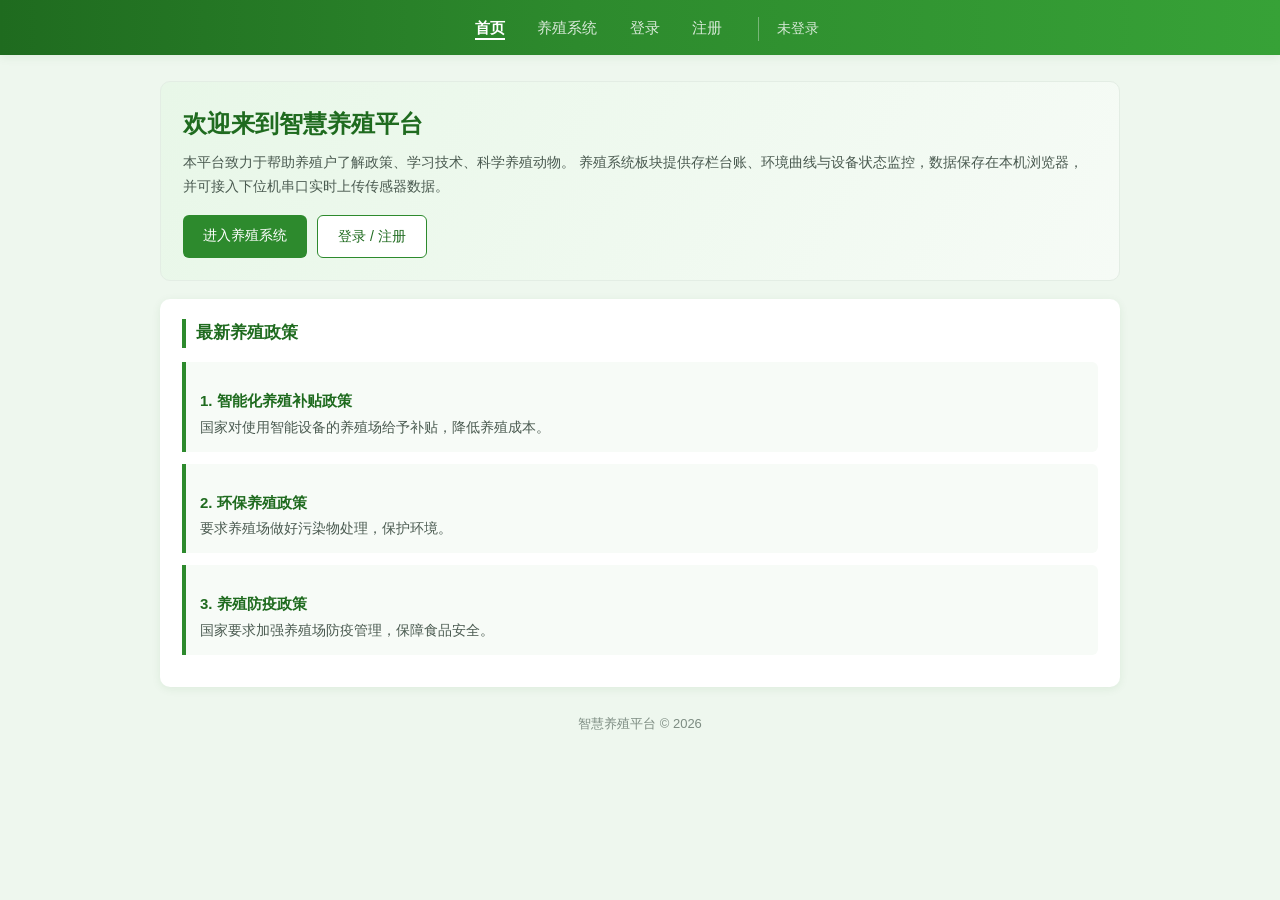
<file: index.html>
<!DOCTYPE html>
<html lang="zh-CN">
<head>
<meta charset="UTF-8">
<meta name="viewport" content="width=device-width,initial-scale=1">
<title>智慧养殖平台</title>
<link rel="stylesheet" href="style.css">
</head>
<body>

<!-- 导航栏 -->
<div class="nav">
  <b>首页</b>
  <a href="system.html">养殖系统</a>
  <a href="login.html">登录</a>
  <a href="register.html">注册</a>
  <span class="nav-user" id="navUser"></span>
</div>

<div class="container">
  <div class="hero">
    <h2>欢迎来到智慧养殖平台</h2>
    <p>本平台致力于帮助养殖户了解政策、学习技术、科学养殖动物。
       养殖系统板块提供存栏台账、环境曲线与设备状态监控，数据保存在本机浏览器，
       并可接入下位机串口实时上传传感器数据。</p>
    <div class="hero-actions">
      <a href="system.html">进入养殖系统</a>
      <a href="login.html" class="ghost">登录 / 注册</a>
    </div>
  </div>

  <div class="card">
    <h3>最新养殖政策</h3>

    <div class="policy">
      <h4>1. 智能化养殖补贴政策</h4>
      <p>国家对使用智能设备的养殖场给予补贴，降低养殖成本。</p>
    </div>

    <div class="policy">
      <h4>2. 环保养殖政策</h4>
      <p>要求养殖场做好污染物处理，保护环境。</p>
    </div>

    <div class="policy">
      <h4>3. 养殖防疫政策</h4>
      <p>国家要求加强养殖场防疫管理，保障食品安全。</p>
    </div>
  </div>
</div>

<div class="footer">
  <p>智慧养殖平台 © 2026</p>
</div>

<script src="app.js"></script>
</body>
</html>
</file>
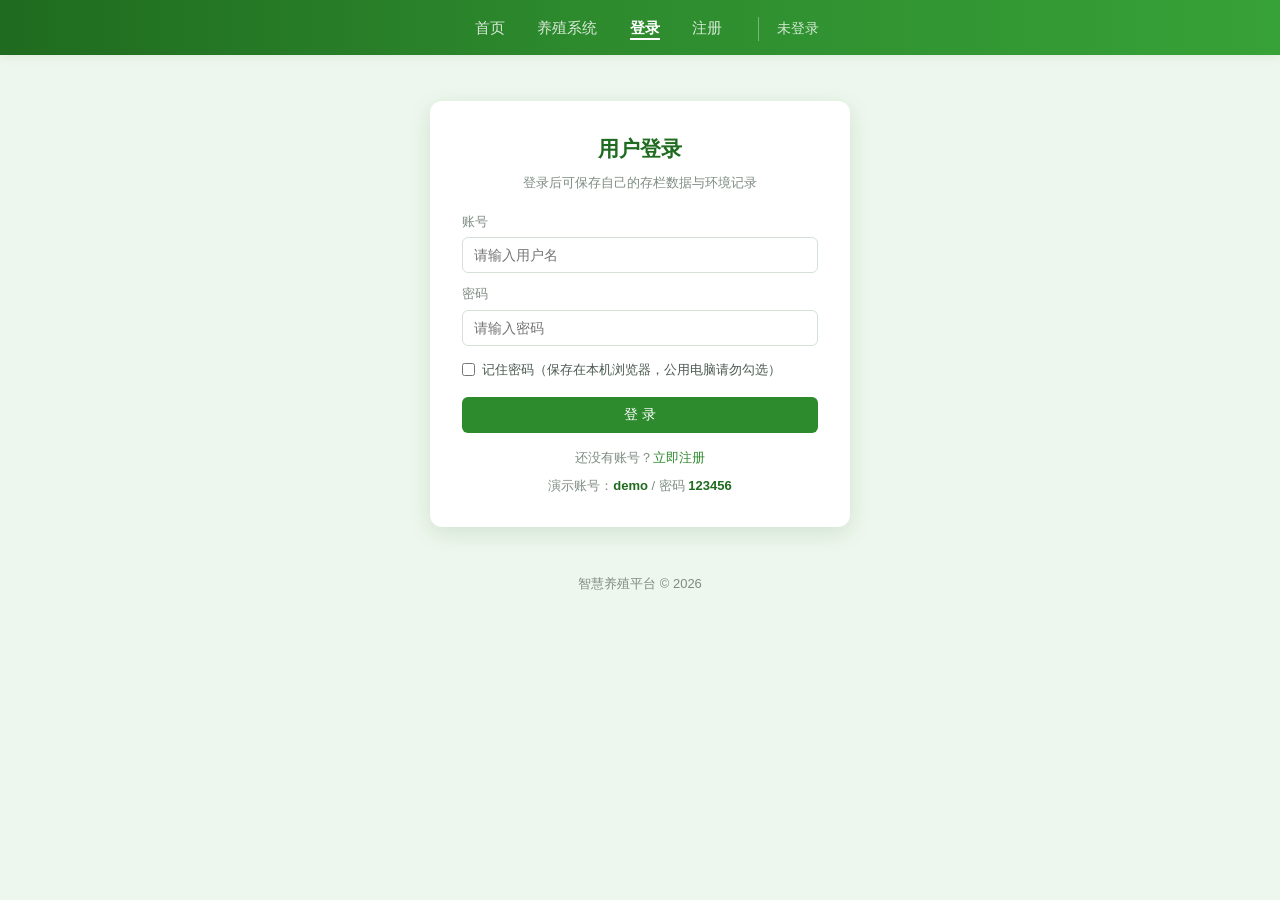
<file: login.html>
<!DOCTYPE html>
<html lang="zh-CN">
<head>
<meta charset="UTF-8">
<meta name="viewport" content="width=device-width,initial-scale=1">
<title>登录 - 智慧养殖平台</title>
<link rel="stylesheet" href="style.css">
</head>
<body>

<!-- 导航栏 -->
<div class="nav">
  <a href="index.html">首页</a>
  <a href="system.html">养殖系统</a>
  <b>登录</b>
  <a href="register.html">注册</a>
  <span class="nav-user" id="navUser"></span>
</div>

<div class="auth-box">
  <h2>用户登录</h2>
  <p class="tip">登录后可保存自己的存栏数据与环境记录</p>

  <div class="msg" id="msg"></div>

  <form id="loginForm" autocomplete="on">
    <div class="field">
      <label for="username">账号</label>
      <input type="text" id="username" name="username" placeholder="请输入用户名" autocomplete="username">
    </div>
    <div class="field">
      <label for="password">密码</label>
      <input type="password" id="password" name="password" placeholder="请输入密码" autocomplete="current-password">
    </div>

    <label class="remember">
      <input type="checkbox" id="remember">
      记住密码（保存在本机浏览器，公用电脑请勿勾选）
    </label>

    <button type="submit">登 录</button>
  </form>

  <p class="auth-link">还没有账号？<a href="register.html">立即注册</a></p>
  <p class="auth-link" style="margin-top:6px">
    演示账号：<b>demo</b> / 密码 <b>123456</b>
  </p>
</div>

<div class="footer">
  <p>智慧养殖平台 © 2026</p>
</div>

<script src="app.js"></script>
<script>
(function () {
  const form = document.getElementById('loginForm');
  const u = document.getElementById('username');
  const p = document.getElementById('password');
  const r = document.getElementById('remember');
  const msg = document.getElementById('msg');

  function show(text, type) {
    msg.textContent = text;
    msg.className = 'msg show ' + type;
  }

  // 回填“记住密码”保存的账号
  const saved = SBP.remembered();
  if (saved) {
    u.value = saved.username || '';
    p.value = saved.password || '';
    r.checked = true;
  } else {
    // 刚注册完跳过来时，自动填好用户名
    const pre = sessionStorage.getItem('sbp_prefill');
    if (pre) { u.value = pre; sessionStorage.removeItem('sbp_prefill'); p.focus(); }
  }

  form.addEventListener('submit', async function (e) {
    e.preventDefault();
    if (!u.value.trim())  return show('请输入账号', 'err');
    if (!p.value)         return show('请输入密码', 'err');

    const res = await SBP.login(u.value, p.value, r.checked);
    if (!res.ok) return show(res.msg, 'err');

    show(res.msg + '，正在进入养殖系统…', 'ok');
    setTimeout(() => { location.href = 'system.html'; }, 600);
  });
})();
</script>
</body>
</html>
</file>
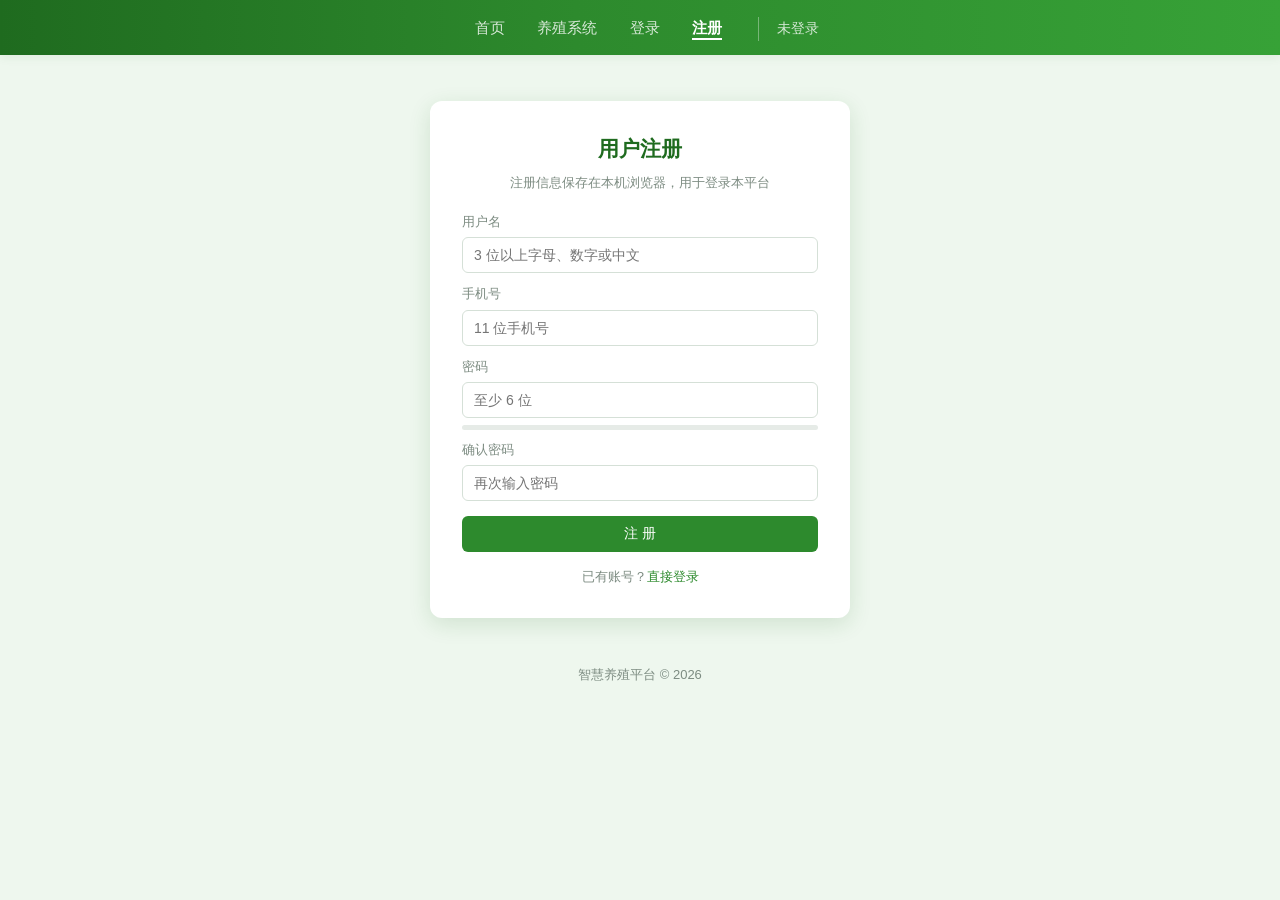
<file: register.html>
<!DOCTYPE html>
<html lang="zh-CN">
<head>
<meta charset="UTF-8">
<meta name="viewport" content="width=device-width,initial-scale=1">
<title>注册 - 智慧养殖平台</title>
<link rel="stylesheet" href="style.css">
</head>
<body>

<!-- 导航栏 -->
<div class="nav">
  <a href="index.html">首页</a>
  <a href="system.html">养殖系统</a>
  <a href="login.html">登录</a>
  <b>注册</b>
  <span class="nav-user" id="navUser"></span>
</div>

<div class="auth-box">
  <h2>用户注册</h2>
  <p class="tip">注册信息保存在本机浏览器，用于登录本平台</p>

  <div class="msg" id="msg"></div>

  <form id="regForm" autocomplete="off">
    <div class="field">
      <label for="username">用户名</label>
      <input type="text" id="username" placeholder="3 位以上字母、数字或中文">
    </div>
    <div class="field">
      <label for="phone">手机号</label>
      <input type="tel" id="phone" placeholder="11 位手机号" maxlength="11">
    </div>
    <div class="field">
      <label for="password">密码</label>
      <input type="password" id="password" placeholder="至少 6 位" autocomplete="new-password">
    </div>
    <div class="strength"><i id="strengthBar"></i></div>
    <div class="field">
      <label for="password2">确认密码</label>
      <input type="password" id="password2" placeholder="再次输入密码" autocomplete="new-password">
    </div>

    <button type="submit">注 册</button>
  </form>

  <p class="auth-link">已有账号？<a href="login.html">直接登录</a></p>
</div>

<div class="footer">
  <p>智慧养殖平台 © 2026</p>
</div>

<script src="app.js"></script>
<script>
(function () {
  const form = document.getElementById('regForm');
  const msg  = document.getElementById('msg');
  const bar  = document.getElementById('strengthBar');
  const pwd  = document.getElementById('password');

  function show(text, type) {
    msg.textContent = text;
    msg.className = 'msg show ' + type;
  }

  // 密码强度提示（仅前端提示，不做限制）
  pwd.addEventListener('input', function () {
    const v = pwd.value;
    let score = 0;
    if (v.length >= 6)  score++;
    if (v.length >= 10) score++;
    if (/[A-Za-z]/.test(v) && /\d/.test(v)) score++;
    if (/[^A-Za-z0-9]/.test(v)) score++;
    const map = [
      ['0',   '#e6ebe7'],
      ['30%', '#d64545'],
      ['55%', '#e08a0b'],
      ['78%', '#7cb518'],
      ['100%','#2f9e44']
    ][score];
    bar.style.width = map[0];
    bar.style.background = map[1];
  });

  form.addEventListener('submit', async function (e) {
    e.preventDefault();
    const res = await SBP.register({
      username: document.getElementById('username').value,
      phone:    document.getElementById('phone').value,
      password: pwd.value,
      password2:document.getElementById('password2').value
    });
    if (!res.ok) return show(res.msg, 'err');

    show(res.msg + '，正在跳转登录页…', 'ok');
    sessionStorage.setItem('sbp_prefill', document.getElementById('username').value.trim());
    setTimeout(() => { location.href = 'login.html'; }, 700);
  });
})();
</script>
</body>
</html>
</file>
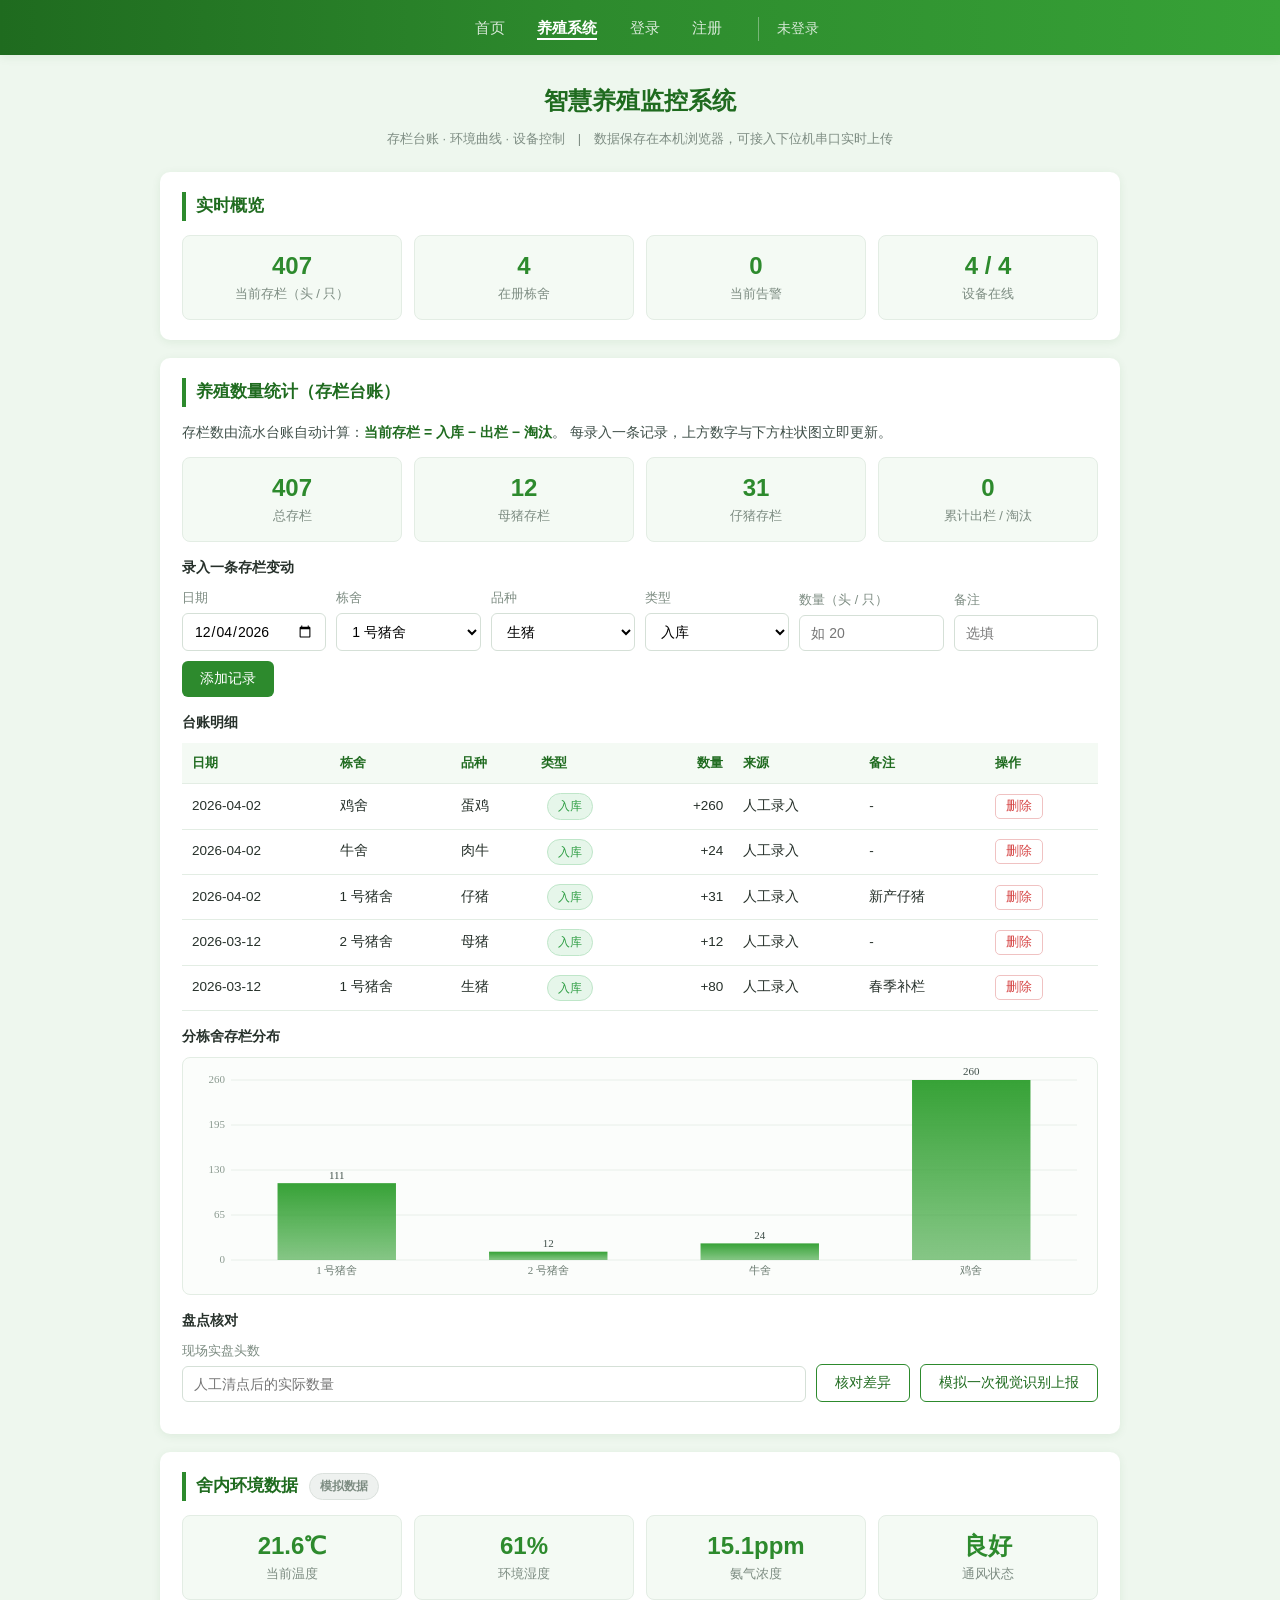
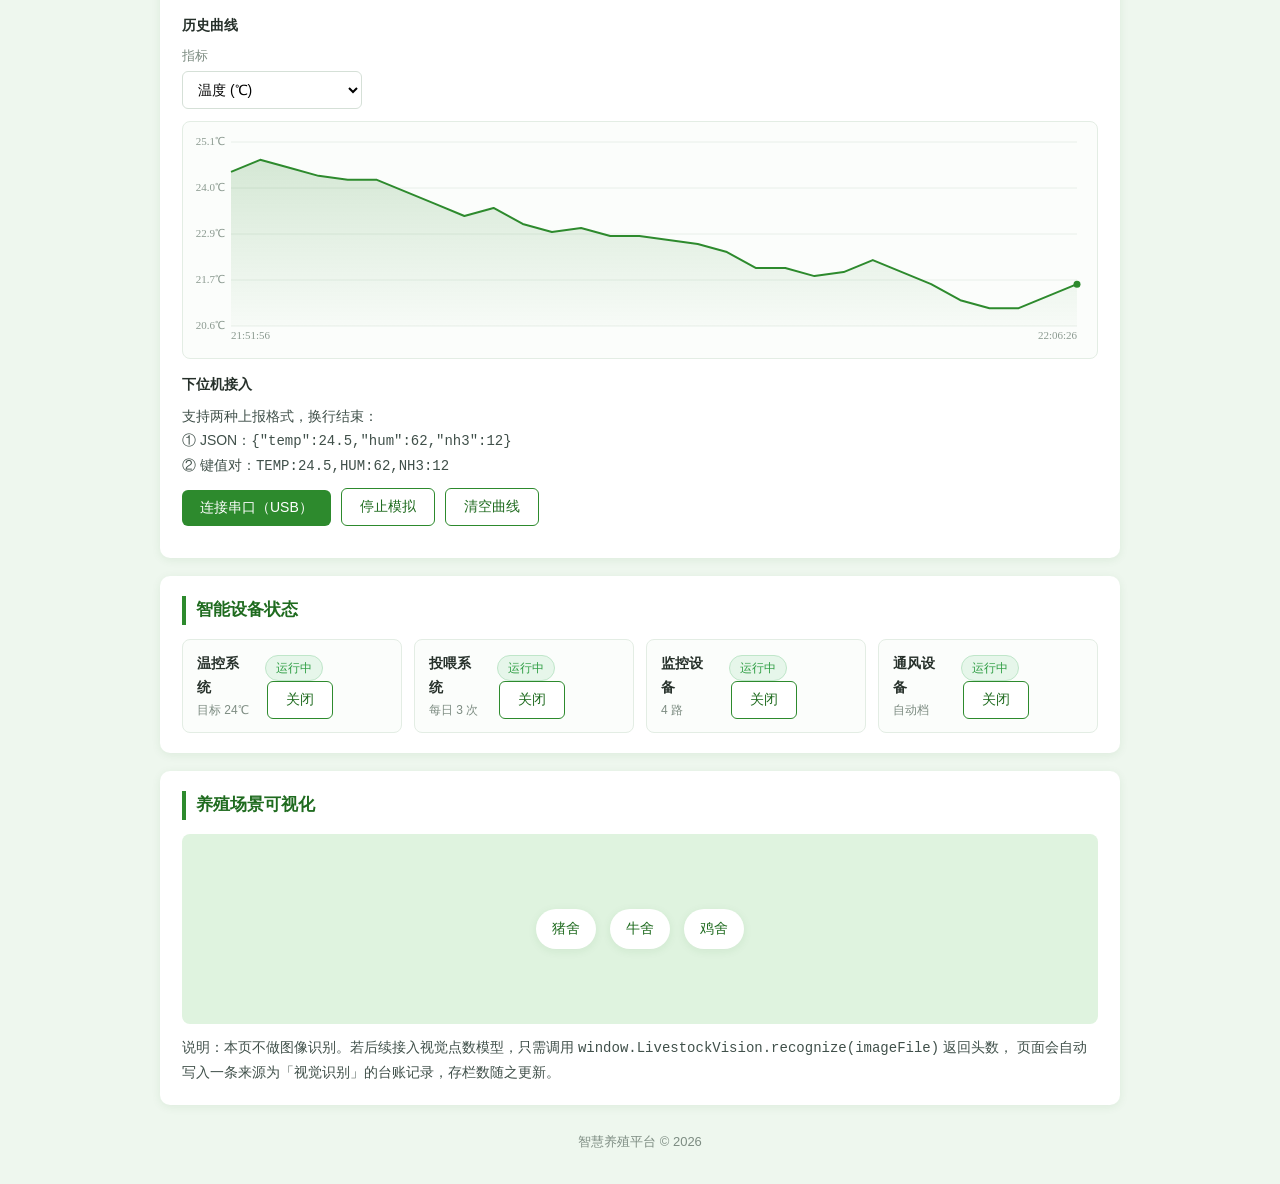
<file: system.html>
<!DOCTYPE html>
<html lang="zh-CN">
<head>
<meta charset="UTF-8">
<meta name="viewport" content="width=device-width,initial-scale=1">
<title>养殖系统 - 智慧养殖平台</title>
<link rel="stylesheet" href="style.css">
</head>
<body>

<!-- 导航栏 -->
<div class="nav">
  <a href="index.html">首页</a>
  <b>养殖系统</b>
  <a href="login.html">登录</a>
  <a href="register.html">注册</a>
  <span class="nav-user" id="navUser"></span>
</div>

<div class="container">
  <h2 class="title">智慧养殖监控系统</h2>
  <p class="subtitle">存栏台账 · 环境曲线 · 设备控制　|　数据保存在本机浏览器，可接入下位机串口实时上传</p>

  <!-- ===== 概览 ===== -->
  <div class="card">
    <h3>实时概览</h3>
    <div class="grid" id="kpi"></div>
  </div>

  <!-- ===== 存栏统计 ===== -->
  <div class="card">
    <h3>养殖数量统计（存栏台账）</h3>
    <p style="margin-bottom:12px">
      存栏数由流水台账自动计算：<b>当前存栏 = 入库 − 出栏 − 淘汰</b>。
      每录入一条记录，上方数字与下方柱状图立即更新。
    </p>

    <div class="grid" id="herdStat"></div>

    <h4>录入一条存栏变动</h4>
    <form id="herdForm">
      <div class="form-row">
        <div class="field">
          <label for="hDate">日期</label>
          <input type="date" id="hDate">
        </div>
        <div class="field">
          <label for="hHouse">栋舍</label>
          <select id="hHouse">
            <option>1 号猪舍</option>
            <option>2 号猪舍</option>
            <option>牛舍</option>
            <option>鸡舍</option>
            <option>其他</option>
          </select>
        </div>
        <div class="field">
          <label for="hBreed">品种</label>
          <select id="hBreed">
            <option>生猪</option>
            <option>母猪</option>
            <option>仔猪</option>
            <option>肉牛</option>
            <option>蛋鸡</option>
            <option>肉鸡</option>
          </select>
        </div>
        <div class="field">
          <label for="hType">类型</label>
          <select id="hType">
            <option value="in">入库</option>
            <option value="out">出栏</option>
            <option value="cull">淘汰 / 死亡</option>
          </select>
        </div>
        <div class="field">
          <label for="hCount">数量（头 / 只）</label>
          <input type="number" id="hCount" min="1" step="1" placeholder="如 20">
        </div>
        <div class="field">
          <label for="hNote">备注</label>
          <input type="text" id="hNote" placeholder="选填">
        </div>
        <button type="submit">添加记录</button>
      </div>
    </form>
    <div class="msg" id="herdMsg"></div>

    <h4>台账明细</h4>
    <table>
      <thead>
        <tr>
          <th>日期</th><th>栋舍</th><th>品种</th><th>类型</th>
          <th style="text-align:right">数量</th><th>来源</th><th>备注</th><th>操作</th>
        </tr>
      </thead>
      <tbody id="herdTable"></tbody>
    </table>

    <h4>分栋舍存栏分布</h4>
    <div class="chart-wrap">
      <canvas id="barHouse" style="width:100%;height:220px"></canvas>
    </div>

    <h4>盘点核对</h4>
    <div class="form-row">
      <div class="field">
        <label for="realCount">现场实盘头数</label>
        <input type="number" id="realCount" min="0" step="1" placeholder="人工清点后的实际数量">
      </div>
      <button type="button" class="ghost" id="btnCheck">核对差异</button>
      <button type="button" class="ghost" id="btnDemoVision">模拟一次视觉识别上报</button>
    </div>
    <div class="msg" id="checkMsg"></div>
  </div>

  <!-- ===== 环境数据 ===== -->
  <div class="card">
    <h3>舍内环境数据 <span class="badge badge-idle" id="srcBadge">模拟数据</span></h3>
    <div class="grid" id="envStat"></div>

    <h4>历史曲线</h4>
    <div class="form-row">
      <div class="field" style="max-width:180px">
        <label for="envMetric">指标</label>
        <select id="envMetric">
          <option value="temp">温度 (℃)</option>
          <option value="hum">湿度 (%)</option>
          <option value="nh3">氨气 (ppm)</option>
        </select>
      </div>
    </div>
    <div class="chart-wrap">
      <canvas id="lineEnv" style="width:100%;height:220px"></canvas>
    </div>

    <h4>下位机接入</h4>
    <p style="margin-bottom:10px">
      支持两种上报格式，换行结束：<br>
      ① JSON：<code>{"temp":24.5,"hum":62,"nh3":12}</code><br>
      ② 键值对：<code>TEMP:24.5,HUM:62,NH3:12</code>
    </p>
    <div class="form-row">
      <button type="button" id="btnSerial">连接串口（USB）</button>
      <button type="button" class="ghost" id="btnSim">停止模拟</button>
      <button type="button" class="ghost" id="btnClearEnv">清空曲线</button>
    </div>
    <div class="msg" id="serialMsg"></div>
    <table id="rawTable" style="display:none">
      <thead><tr><th>时间</th><th>原始报文</th><th>解析结果</th></tr></thead>
      <tbody id="rawBody"></tbody>
    </table>
  </div>

  <!-- ===== 设备状态 ===== -->
  <div class="card">
    <h3>智能设备状态</h3>
    <div class="switch-list" id="deviceList"></div>
  </div>

  <!-- ===== 场景可视化 ===== -->
  <div class="card">
    <h3>养殖场景可视化</h3>
    <div class="scene">
      <a href="小猪一家.webp" target="_blank">猪舍</a>
      <a href="牛.webp" target="_blank">牛舍</a>
      <a href="小鸡.jpg" target="_blank">鸡舍</a>
    </div>
    <p style="margin-top:12px">
      说明：本页不做图像识别。若后续接入视觉点数模型，只需调用
      <code>window.LivestockVision.recognize(imageFile)</code> 返回头数，
      页面会自动写入一条来源为「视觉识别」的台账记录，存栏数随之更新。
    </p>
  </div>
</div>

<div class="footer">
  <p>智慧养殖平台 © 2026</p>
</div>

<script src="app.js"></script>
<script src="system.js"></script>
</body>
</html>
</file>
<file: style.css>
/* ===================================================================
   智慧养殖平台 · 统一样式表
   原生 CSS，无框架。所有页面共用。
   =================================================================== */

:root{
  --green:#2d8a2d;
  --green-2:#37a237;
  --green-dark:#1f6b1f;
  --bg:#eef7ee;
  --card:#ffffff;
  --ink:#26302a;
  --muted:#7d8c82;
  --line:#e3ede4;
  --warn:#e08a0b;
  --danger:#d64545;
  --ok:#2f9e44;
  --shadow:0 2px 10px rgba(31,107,31,.08);
  --shadow-lg:0 6px 22px rgba(31,107,31,.14);
  --radius:10px;
}

*{
  margin:0;
  padding:0;
  box-sizing:border-box;   /* 锁定总宽度，布局不乱 */
}

body{
  font-family:"微软雅黑","Microsoft YaHei",-apple-system,"PingFang SC",sans-serif;
  background:var(--bg);
  color:var(--ink);
  line-height:1.7;
  -webkit-font-smoothing:antialiased;
}

b{ color:var(--green-dark); }   /* 正文中的强调 */

/* ---------- 导航栏 ---------- */
.nav{
  background:linear-gradient(90deg,var(--green-dark),var(--green) 45%,var(--green-2));
  padding:14px 10px;
  text-align:center;
  box-shadow:var(--shadow);
}
.nav a{
  color:#fff;
  margin:0 14px;
  text-decoration:none;
  font-size:15px;
  opacity:.82;
  transition:opacity .18s;
}
.nav a:hover{ opacity:1; text-decoration:underline; }
.nav b{
  color:#fff;                 /* 当前页高亮：覆盖正文里的绿色 */
  margin:0 14px;
  font-size:15px;
  border-bottom:2px solid #fff;
  padding-bottom:2px;
}
.nav-user{
  display:inline-block;
  margin-left:18px;
  padding-left:18px;
  border-left:1px solid rgba(255,255,255,.35);
  color:#fff;
  font-size:14px;
}
.nav-user button{
  background:rgba(255,255,255,.16);
  border:1px solid rgba(255,255,255,.5);
  color:#fff;
  padding:3px 12px;
  border-radius:20px;
  font-size:13px;
  cursor:pointer;
  margin-left:8px;
}
.nav-user button:hover{ background:rgba(255,255,255,.3); }

/* ---------- 布局容器 ---------- */
.container{
  width:960px;
  max-width:94%;
  margin:26px auto;
}
.title{
  text-align:center;
  color:var(--green-dark);
  margin-bottom:6px;
  font-size:24px;
}
.subtitle{
  text-align:center;
  color:var(--muted);
  font-size:13px;
  margin-bottom:22px;
}

/* ---------- 卡片 ---------- */
.card{
  background:var(--card);
  padding:20px 22px;
  margin-bottom:18px;
  border-radius:var(--radius);
  box-shadow:var(--shadow);
}
.card h3{
  color:var(--green-dark);
  font-size:17px;
  margin-bottom:14px;
  padding-left:10px;
  border-left:4px solid var(--green);
}
.card h4{
  font-size:14px;
  color:var(--ink);
  margin:14px 0 8px;
}
.card > p{ font-size:14px; color:#40504a; }

/* ---------- 指标小卡 ---------- */
.grid{
  display:flex;
  flex-wrap:wrap;
  gap:12px;
}
.data-box{
  flex:1 1 180px;
  text-align:center;
  padding:14px 8px;
  background:#f4faf4;
  border:1px solid var(--line);
  border-radius:8px;
  transition:transform .18s, box-shadow .18s;
}
.data-box:hover{
  transform:translateY(-2px);
  box-shadow:var(--shadow);
}
.data-box .num{
  display:block;
  font-size:24px;
  font-weight:700;
  color:var(--green);
  line-height:1.3;
}
.data-box .lab{
  display:block;
  font-size:13px;
  color:var(--muted);
  margin-top:2px;
}
.data-box.is-warn{ background:#fff7e8; border-color:#f3d9a4; }
.data-box.is-warn .num{ color:var(--warn); }
.data-box.is-danger{ background:#fdeeee; border-color:#f2c4c4; }
.data-box.is-danger .num{ color:var(--danger); }

/* ---------- 徽章 ---------- */
.badge{
  display:inline-block;
  padding:2px 10px;
  border-radius:20px;
  font-size:12px;
  margin-left:6px;
  vertical-align:middle;
}
.badge-ok{ background:#e6f6ea; color:var(--ok); border:1px solid #bfe6c9; }
.badge-warn{ background:#fff5e3; color:var(--warn); border:1px solid #f3d9a4; }
.badge-danger{ background:#fdeeee; color:var(--danger); border:1px solid #f2c4c4; }
.badge-idle{ background:#eef1ef; color:var(--muted); border:1px solid #dbe1dd; }

/* ---------- 表单 ---------- */
.form-row{
  display:flex;
  flex-wrap:wrap;
  gap:10px;
  align-items:flex-end;
  margin-bottom:12px;
}
.field{
  display:flex;
  flex-direction:column;
  flex:1 1 140px;
}
.field label{
  font-size:12.5px;
  color:var(--muted);
  margin-bottom:4px;
}
input,select{
  width:100%;
  padding:9px 11px;
  border:1px solid #d5e0d7;
  border-radius:6px;
  font-size:14px;
  font-family:inherit;
  background:#fff;
  transition:border-color .18s, box-shadow .18s;
}
input:focus,select:focus{
  outline:none;
  border-color:var(--green-2);
  box-shadow:0 0 0 3px rgba(55,162,55,.14);
}
button{
  padding:9px 18px;
  background:var(--green);
  color:#fff;
  border:none;
  border-radius:6px;
  font-size:14px;
  font-family:inherit;
  cursor:pointer;
  transition:background .18s;
}
button:hover{ background:var(--green-dark); }
button.ghost{
  background:#fff;
  color:var(--green-dark);
  border:1px solid var(--green);
}
button.ghost:hover{ background:#eef7ee; }
button.danger{ background:var(--danger); }
button.danger:hover{ background:#b93a3a; }
button.mini{
  padding:3px 10px;
  font-size:12.5px;
  background:#fff;
  color:var(--danger);
  border:1px solid #f0c2c2;
  border-radius:5px;
}
button.mini:hover{ background:#fdeeee; }
button:disabled{ background:#c3cfc5; cursor:not-allowed; }

/* ---------- 表格 ---------- */
table{
  width:100%;
  border-collapse:collapse;
  font-size:13.5px;
  margin-top:6px;
}
th,td{
  padding:9px 10px;
  text-align:left;
  border-bottom:1px solid var(--line);
}
th{
  background:#f4faf4;
  color:var(--green-dark);
  font-weight:600;
  font-size:13px;
}
tbody tr:hover{ background:#fafdfa; }
td.num{ text-align:right; font-variant-numeric:tabular-nums; }
.empty{
  text-align:center;
  color:var(--muted);
  padding:18px 0;
  font-size:13.5px;
}

/* ---------- 提示条 ---------- */
.msg{
  display:none;
  padding:9px 13px;
  border-radius:6px;
  font-size:13.5px;
  margin-bottom:12px;
}
.msg.show{ display:block; }
.msg.err{ background:#fdeeee; color:var(--danger); border:1px solid #f2c4c4; }
.msg.ok{ background:#eaf7ed; color:var(--ok); border:1px solid #c3e6cb; }
.msg.info{ background:#eef4fb; color:#2f6fb5; border:1px solid #c9dcf3; }

/* ---------- 图表 ---------- */
.chart-wrap{
  width:100%;
  overflow-x:auto;
  background:#fbfdfb;
  border:1px solid var(--line);
  border-radius:8px;
  padding:8px;
}
canvas{ display:block; }

/* ---------- 场景图 ---------- */
.scene{
  height:190px;
  background:#dff3df;
  border-radius:8px;
  display:flex;
  align-items:center;
  justify-content:center;
  gap:14px;
  flex-wrap:wrap;
}
.scene a{
  display:inline-block;
  padding:8px 16px;
  background:#fff;
  color:var(--green-dark);
  border-radius:20px;
  text-decoration:none;
  font-size:14px;
  box-shadow:var(--shadow);
}
.scene a:hover{ background:var(--green); color:#fff; }

/* ---------- 开关 ---------- */
.switch-list{ display:flex; flex-wrap:wrap; gap:12px; }
.switch-item{
  flex:1 1 200px;
  border:1px solid var(--line);
  border-radius:8px;
  padding:12px 14px;
  background:#fbfdfb;
  display:flex;
  justify-content:space-between;
  align-items:center;
  gap:10px;
}
.switch-item .name{ font-size:14px; font-weight:600; }
.switch-item .meta{ font-size:12px; color:var(--muted); }

/* ---------- 登录 / 注册框 ---------- */
.auth-box{
  width:420px;
  max-width:92%;
  background:#fff;
  margin:46px auto;
  padding:30px 32px;
  border-radius:12px;
  box-shadow:var(--shadow-lg);
}
.auth-box h2{
  text-align:center;
  color:var(--green-dark);
  margin-bottom:6px;
  font-size:21px;
}
.auth-box .tip{
  text-align:center;
  color:var(--muted);
  font-size:12.5px;
  margin-bottom:18px;
}
.auth-box input{ margin-bottom:11px; }
.auth-box button{ width:100%; margin-top:4px; }
.remember{
  display:flex;
  align-items:center;
  gap:7px;
  font-size:13px;
  color:#4a5a50;
  margin:2px 0 12px;
  cursor:pointer;
  user-select:none;
}
.remember input{
  width:auto;
  margin:0;
  cursor:pointer;
}
.auth-link{
  text-align:center;
  font-size:13px;
  margin-top:14px;
  color:var(--muted);
}
.auth-link a{ color:var(--green); text-decoration:none; }
.auth-link a:hover{ text-decoration:underline; }

/* 密码强度条 */
.strength{
  height:5px;
  border-radius:3px;
  background:#e6ebe7;
  overflow:hidden;
  margin:-4px 0 10px;
}
.strength i{
  display:block;
  height:100%;
  width:0;
  transition:width .25s, background .25s;
}

/* ---------- 首页 ---------- */
.policy{
  margin:12px 0;
  padding:12px 14px;
  border-left:4px solid var(--green);
  background:#f7fbf7;
  border-radius:0 6px 6px 0;
}
.policy h4{ color:var(--green-dark); font-size:15px; margin-bottom:3px; }
.policy p{ font-size:13.5px; color:#4a5a50; }
.hero{
  background:linear-gradient(120deg,#e8f7e8,#f6fbf6);
  border:1px solid var(--line);
  border-radius:var(--radius);
  padding:22px;
  margin-bottom:18px;
}
.hero h2{ color:var(--green-dark); margin-bottom:6px; }
.hero p{ font-size:14px; color:#4a5a50; }
.hero-actions{ margin-top:16px; display:flex; gap:10px; flex-wrap:wrap; }
.hero-actions a{
  padding:9px 20px;
  background:var(--green);
  color:#fff;
  border-radius:6px;
  text-decoration:none;
  font-size:14px;
}
.hero-actions a.ghost{
  background:#fff;
  color:var(--green-dark);
  border:1px solid var(--green);
}

/* ---------- 底部 ---------- */
.footer{
  text-align:center;
  margin:26px 0 34px;
  color:var(--muted);
  font-size:13px;
}

/* ---------- 响应式 ---------- */
@media (max-width:720px){
  .container{ width:96%; }
  .nav a,.nav b{ margin:0 8px; font-size:14px; }
  .nav-user{ display:block; margin:8px 0 0; padding:0; border:none; }
  .data-box{ flex:1 1 45%; }
  .switch-item{ flex:1 1 100%; }
}
</file>
